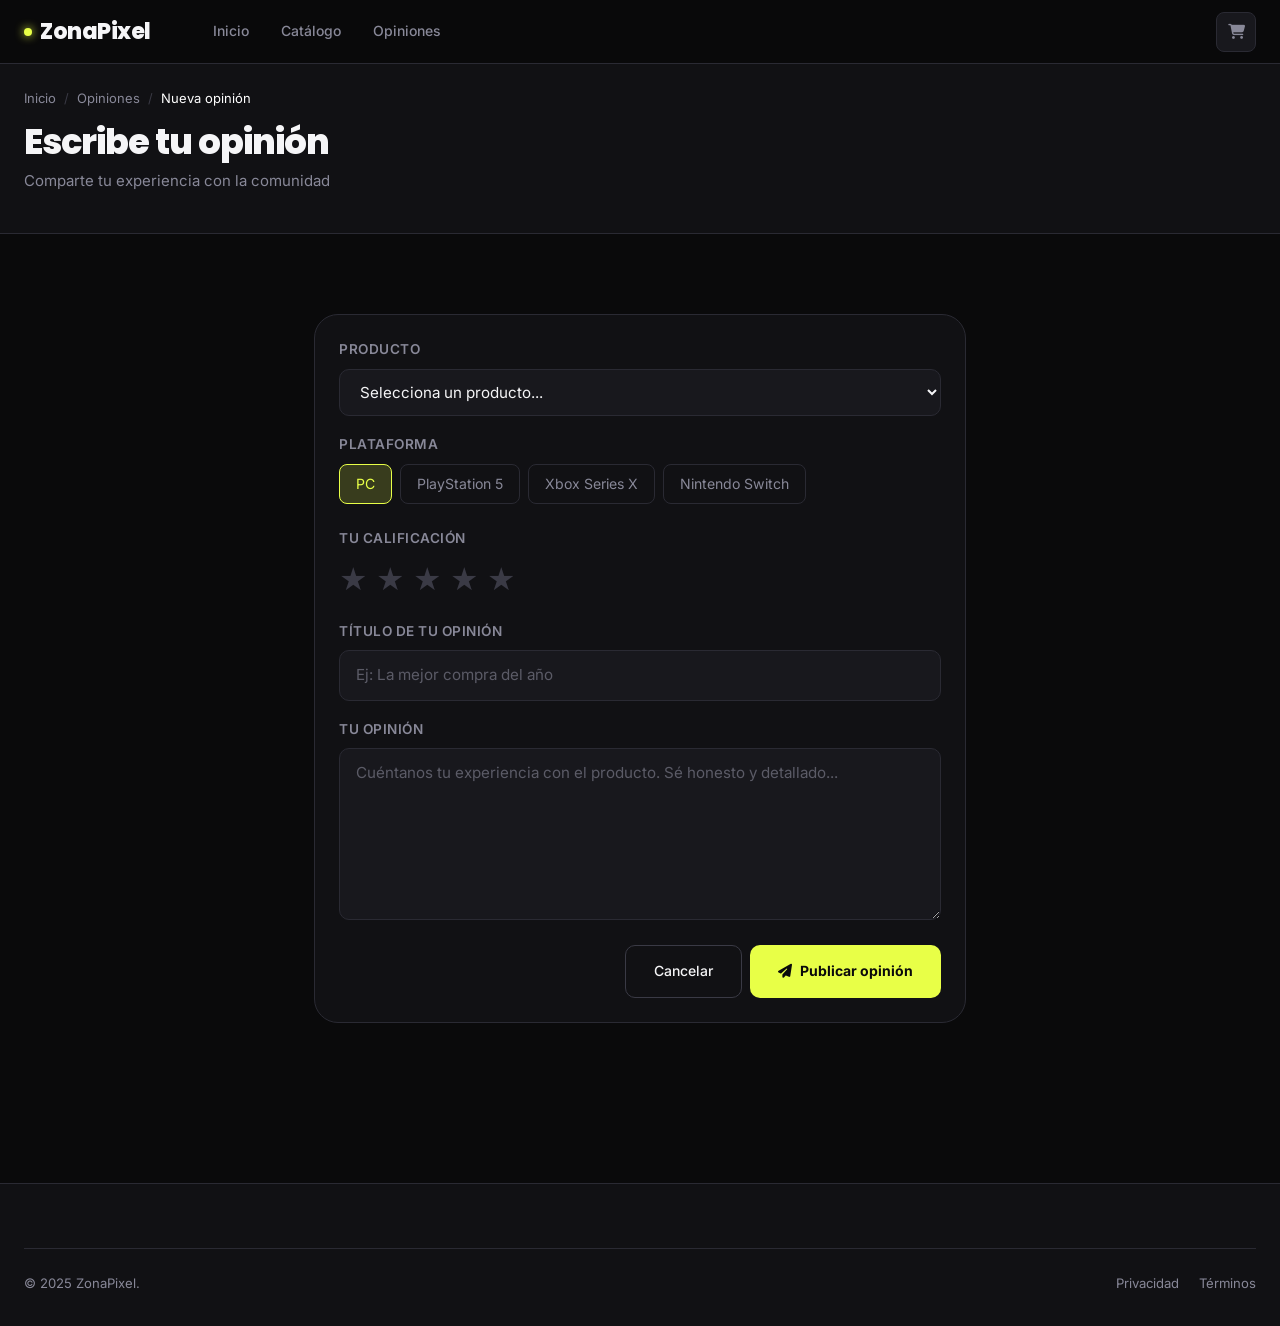
<file: views/nueva-opinion.html>
<!DOCTYPE html>
<html lang="es">
<head>
  <meta charset="UTF-8" /><meta name="viewport" content="width=device-width, initial-scale=1.0" />
  <title>Nueva Opinión — ZonaPixel</title>
  <link href="https://cdn.jsdelivr.net/npm/bootstrap@5.3.3/dist/css/bootstrap.min.css" rel="stylesheet" />
  <link rel="stylesheet" href="../css/style.css" />
  <link rel="stylesheet" href="https://cdnjs.cloudflare.com/ajax/libs/font-awesome/6.4.0/css/all.min.css" />
</head>
<body>

<nav class="navbar">
  <div class="container">
    <a href="../index.html" class="navbar-brand"><span class="logo-dot"></span>ZonaPixel</a>
    <div class="nav-links"><a href="../index.html">Inicio</a><a href="./catalogo.html">Catálogo</a><a href="./opiniones.html">Opiniones</a></div>
    <div class="nav-actions"><a href="carrito.html" class="nav-icon-btn"><i class="fas fa-shopping-cart"></i></a></div>
  </div>
</nav>

<div class="page-hero py-4">
  <div class="container">
    <div class="breadcrumb-nav">
      <a href="../index.html">Inicio</a><span>/</span><a href="opiniones.html">Opiniones</a><span>/</span><span class="text-white">Nueva opinión</span>
    </div>
    <h1 class="page-hero-title">Escribe tu opinión</h1>
    <p class="page-hero-sub">Comparte tu experiencia con la comunidad</p>
  </div>
</div>

<section class="section-gap">
  <div class="container" style="max-width:700px">
    <div class="p-4" style="background:var(--surface); border:1px solid var(--border); border-radius:var(--radius-xl);">

      <div class="form-field">
        <label>Producto</label>
        <select class="form-input cursor-pointer">
          <option value="">Selecciona un producto...</option>
          <option>Baldur's Gate 3</option>
          <option>Zelda: Tears of the Kingdom</option>
          <option>Alan Wake 2</option>
          <option>Resident Evil 4 Remake</option>
          <option>Spider-Man 2</option>
          <option>Logitech G Pro X Superlight 2</option>
          <option>HyperX Alloy Origins TKL</option>
          <option>Otro...</option>
        </select>
      </div>

      <div class="form-field">
        <label>Plataforma</label>
        <div class="option-chips mt-0">
          <button class="option-chip active">PC</button>
          <button class="option-chip">PlayStation 5</button>
          <button class="option-chip">Xbox Series X</button>
          <button class="option-chip">Nintendo Switch</button>
        </div>
      </div>

      <div class="form-field">
        <label>Tu calificación</label>
        <div class="d-flex gap-2 mt-1 fs-28" style="color:var(--border-light)" id="starRating">
          <span class="cursor-pointer" data-val="1">★</span>
          <span class="cursor-pointer" data-val="2">★</span>
          <span class="cursor-pointer" data-val="3">★</span>
          <span class="cursor-pointer" data-val="4">★</span>
          <span class="cursor-pointer" data-val="5">★</span>
        </div>
      </div>

      <div class="form-field">
        <label>Título de tu opinión</label>
        <input type="text" class="form-input" placeholder="Ej: La mejor compra del año" />
      </div>

      <div class="form-field">
        <label>Tu opinión</label>
        <textarea class="form-input resize-vertical" rows="6" placeholder="Cuéntanos tu experiencia con el producto. Sé honesto y detallado..."></textarea>
      </div>

      <div class="d-flex gap-2 justify-content-end mt-2">
        <a href="./opiniones.html" class="btn-secondary d-inline-flex align-items-center gap-2 text-decoration-none">Cancelar</a>
        <button class="btn-primary"><i class="fas fa-paper-plane"></i> Publicar opinión</button>
      </div>
    </div>
  </div>
</section>

<footer>
  <div class="container">
    <div class="footer-bottom" style="border-top:1px solid var(--border); padding-top:24px">
      <span class="footer-copy">© 2025 ZonaPixel.</span>
      <div class="footer-legal"><a href="#">Privacidad</a><a href="#">Términos</a></div>
    </div>
  </div>
</footer>

<script type="module" src="../js/main.js"></script>
<script src="https://cdn.jsdelivr.net/npm/bootstrap@5.3.3/dist/js/bootstrap.bundle.min.js"></script>
</body>
</html>
</file>
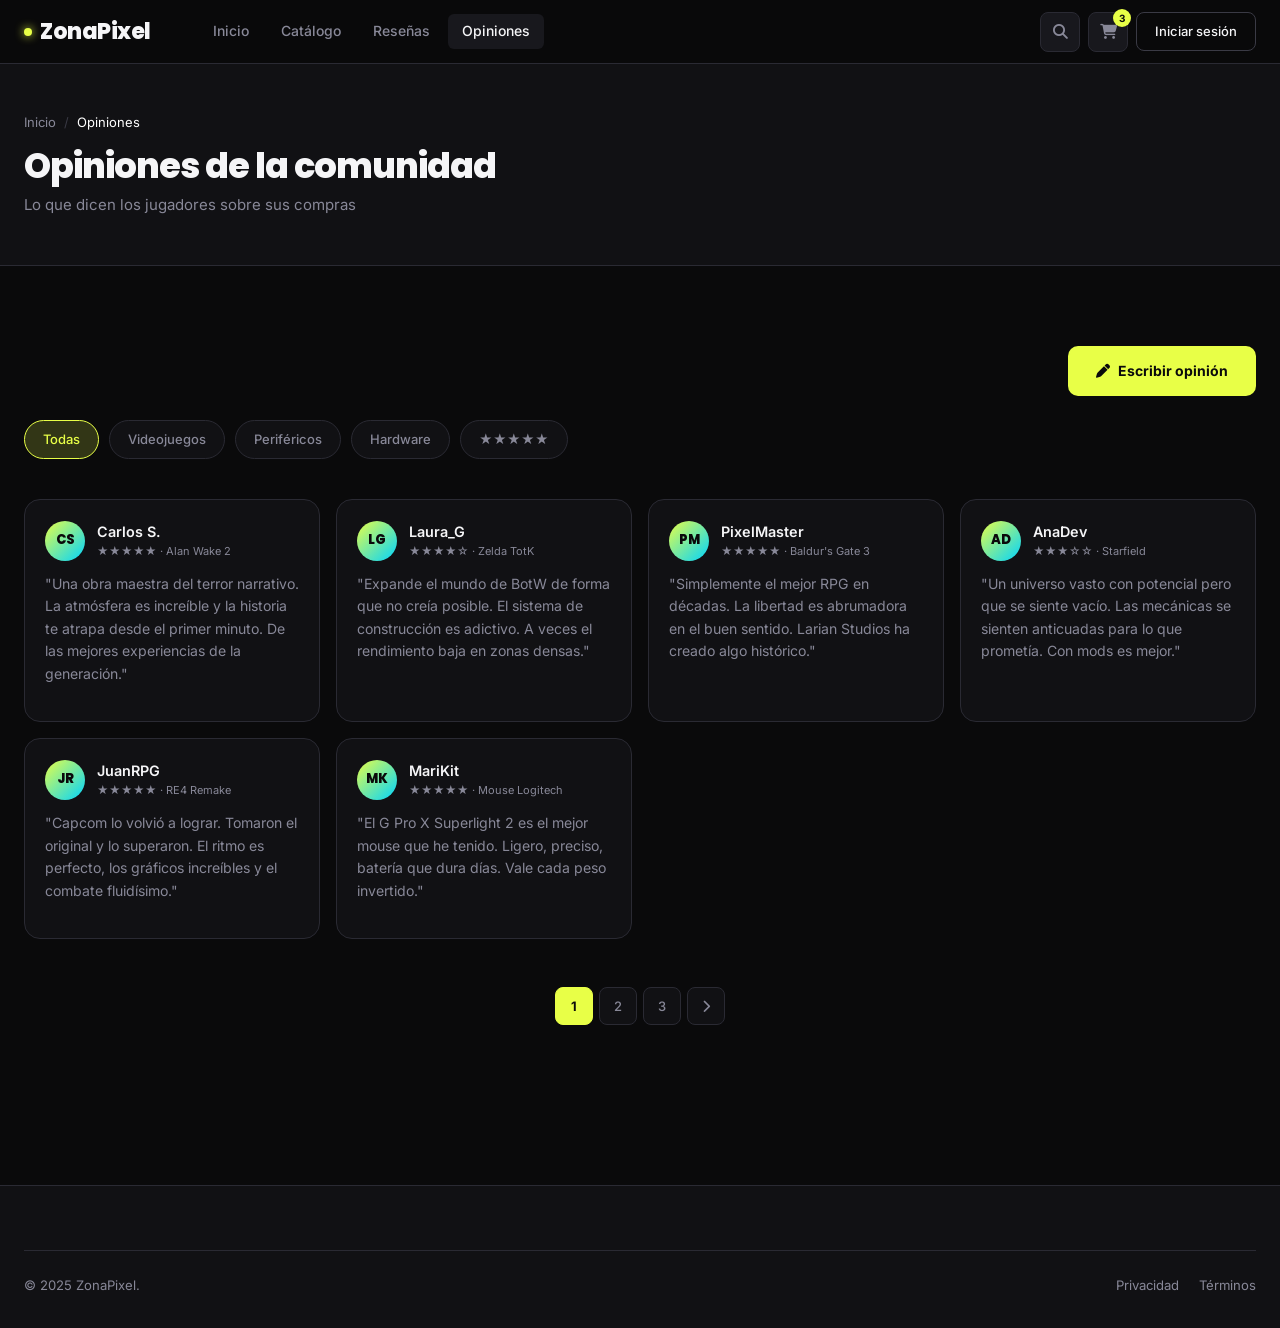
<file: views/opiniones.html>
<!DOCTYPE html>
<html lang="es">
<head>
  <meta charset="UTF-8" /><meta name="viewport" content="width=device-width, initial-scale=1.0" />
  <title>Opiniones — ZonaPixel</title>
  <link href="https://cdn.jsdelivr.net/npm/bootstrap@5.3.3/dist/css/bootstrap.min.css" rel="stylesheet" />
  <link rel="stylesheet" href="../css/style.css" />
  <link rel="stylesheet" href="https://cdnjs.cloudflare.com/ajax/libs/font-awesome/6.4.0/css/all.min.css" />
</head>
<body>

<nav class="navbar">
  <div class="container">
    <a href="../index.html" class="navbar-brand"><span class="logo-dot"></span>ZonaPixel</a>
    <div class="nav-links">
      <a href="../index.html">Inicio</a>
      <a href="./catalogo.html">Catálogo</a>
      <a href="./resenas.html">Reseñas</a>
      <a href="./opiniones.html" class="active">Opiniones</a>
    </div>
    <div class="nav-actions">
      <button class="nav-icon-btn"><i class="fas fa-search"></i></button>
      <a href="carrito.html" class="nav-icon-btn"><i class="fas fa-shopping-cart"></i><span class="badge-count">3</span></a>
      <a href="login.html" class="btn-nav-login">Iniciar sesión</a>
    </div>
    <button class="nav-toggle" id="navToggle"><span></span><span></span><span></span></button>
  </div>
</nav>

<div class="mobile-nav" id="mobileNav">
  <div class="mobile-nav-overlay"></div>
  <div class="mobile-nav-drawer">
    <button class="mobile-nav-close" id="mobileNavClose"><i class="fas fa-times"></i></button>
<a href="../index.html">Inicio</a><a href="./catalogo.html">Catálogo</a><a href="./resenas.html">Reseñas</a><a href="./opiniones.html">Opiniones</a></div>
  </div>
</div>

<div class="page-hero">
  <div class="container">
    <div class="breadcrumb-nav">
      <a href="../index.html">Inicio</a><span>/</span><span class="text-white">Opiniones</span>
    </div>
    <h1 class="page-hero-title">Opiniones de la comunidad</h1>
    <p class="page-hero-sub">Lo que dicen los jugadores sobre sus compras</p>
  </div>
</div>

<section class="section-gap">
  <div class="container">
    <div class="d-flex justify-content-end mb-4">
      <a href="nueva-opinion.html" class="btn-primary text-decoration-none">
        <i class="fas fa-pen"></i> Escribir opinión
      </a>
    </div>

    <div class="category-strip">
      <button class="cat-chip active">Todas</button>
      <button class="cat-chip">Videojuegos</button>
      <button class="cat-chip">Periféricos</button>
      <button class="cat-chip">Hardware</button>
      <button class="cat-chip">★★★★★</button>
    </div>

    <div class="d-grid gap-3" style="grid-template-columns:repeat(auto-fill, minmax(280px,1fr));">
      <div class="opinion-card">
        <div class="opinion-card-header">
          <div class="opinion-avatar">CS</div>
          <div><div class="opinion-username">Carlos S.</div><div class="opinion-game">★★★★★ · Alan Wake 2</div></div>
        </div>
        <p class="opinion-text">"Una obra maestra del terror narrativo. La atmósfera es increíble y la historia te atrapa desde el primer minuto. De las mejores experiencias de la generación."</p>
      </div>
      <div class="opinion-card">
        <div class="opinion-card-header">
          <div class="opinion-avatar">LG</div>
          <div><div class="opinion-username">Laura_G</div><div class="opinion-game">★★★★☆ · Zelda TotK</div></div>
        </div>
        <p class="opinion-text">"Expande el mundo de BotW de forma que no creía posible. El sistema de construcción es adictivo. A veces el rendimiento baja en zonas densas."</p>
      </div>
      <div class="opinion-card">
        <div class="opinion-card-header">
          <div class="opinion-avatar">PM</div>
          <div><div class="opinion-username">PixelMaster</div><div class="opinion-game">★★★★★ · Baldur's Gate 3</div></div>
        </div>
        <p class="opinion-text">"Simplemente el mejor RPG en décadas. La libertad es abrumadora en el buen sentido. Larian Studios ha creado algo histórico."</p>
      </div>
      <div class="opinion-card">
        <div class="opinion-card-header">
          <div class="opinion-avatar">AD</div>
          <div><div class="opinion-username">AnaDev</div><div class="opinion-game">★★★☆☆ · Starfield</div></div>
        </div>
        <p class="opinion-text">"Un universo vasto con potencial pero que se siente vacío. Las mecánicas se sienten anticuadas para lo que prometía. Con mods es mejor."</p>
      </div>
      <div class="opinion-card">
        <div class="opinion-card-header">
          <div class="opinion-avatar">JR</div>
          <div><div class="opinion-username">JuanRPG</div><div class="opinion-game">★★★★★ · RE4 Remake</div></div>
        </div>
        <p class="opinion-text">"Capcom lo volvió a lograr. Tomaron el original y lo superaron. El ritmo es perfecto, los gráficos increíbles y el combate fluidísimo."</p>
      </div>
      <div class="opinion-card">
        <div class="opinion-card-header">
          <div class="opinion-avatar">MK</div>
          <div><div class="opinion-username">MariKit</div><div class="opinion-game">★★★★★ · Mouse Logitech</div></div>
        </div>
        <p class="opinion-text">"El G Pro X Superlight 2 es el mejor mouse que he tenido. Ligero, preciso, batería que dura días. Vale cada peso invertido."</p>
      </div>
    </div>

    <div class="pagination-wrap">
      <button class="page-btn active">1</button>
      <button class="page-btn">2</button>
      <button class="page-btn">3</button>
      <button class="page-btn"><i class="fas fa-chevron-right"></i></button>
    </div>
  </div>
</section>

<footer>
  <div class="container">
    <div class="footer-bottom" style="border-top:1px solid var(--border); padding-top:24px">
      <span class="footer-copy">© 2025 ZonaPixel.</span>
      <div class="footer-legal"><a href="#">Privacidad</a><a href="#">Términos</a></div>
    </div>
  </div>
</footer>

<script type="module" src="../js/main.js"></script>
<script src="https://cdn.jsdelivr.net/npm/bootstrap@5.3.3/dist/js/bootstrap.bundle.min.js"></script>
</body>
</html>
</file>
<file: css/style.css>
/* =============================================
   ZONAPIXEL STORE — Design System
   Dark gaming aesthetic, editorial grid
   ============================================= */

@import url('https://fonts.googleapis.com/css2?family=Poppins:wght@400;500;600;700;800&family=Inter:wght@300;400;500;600;700&display=swap');

:root {
  --black:       #0a0a0b;
  --surface:     #111114;
  --surface-2:   #18181d;
  --surface-3:   #222228;
  --border:      #2a2a33;
  --border-light:#3a3a45;
  --accent:      #e8ff47;
  --accent-dim:  #c8e030;
  --accent-glow: rgba(232,255,71,0.18);
  --red:         #ff4757;
  --cyan:        #00d4ff;
  --white:       #f5f5f7;
  --muted:       #888898;
--font-display:'Poppins', sans-serif;
--font-body:   'Inter', sans-serif;
  --radius:      10px;
  --radius-lg:   16px;
  --radius-xl:   24px;
  --transition:  0.22s cubic-bezier(.4,0,.2,1);
}

*,*::before,*::after { box-sizing:border-box; margin:0; padding:0; }

html { scroll-behavior:smooth; }

body {
  background: var(--black);
  color: var(--white);
  font-family: var(--font-body);
  font-size: 15px;
  line-height: 1.6;
  -webkit-font-smoothing: antialiased;
}

body.no-scroll { overflow: hidden; }

a { color: inherit; text-decoration: none; }
img { display: block; max-width: 100%; }
button, input, select, textarea { font-family: inherit; }

/* ---- SCROLLBAR ---- */
::-webkit-scrollbar { width: 6px; }
::-webkit-scrollbar-track { background: var(--surface); }
::-webkit-scrollbar-thumb { background: var(--border-light); border-radius: 3px; }
::-webkit-scrollbar-thumb:hover { background: var(--accent); }

/* ---- UTILITIES ---- */
.container { width: 100%; max-width: 1280px; margin: 0 auto; padding: 0 24px; }
.section-gap { padding: 80px 0; }
.text-accent { color: var(--accent); }
.text-muted { color: var(--muted); }
.badge { display:inline-block; padding:3px 10px; border-radius:20px; font-size:11px; font-weight:600; letter-spacing:.5px; text-transform:uppercase; }
.badge-new    { background:var(--accent); color:var(--black); }
.badge-sale   { background:var(--red); color:#fff; }
.badge-hot    { background:var(--cyan); color:var(--black); }

/* ---- NAVBAR ---- */
.navbar {
  position: sticky;
  top: 0;
  z-index: 900;
  background: rgba(10,10,11,0.92);
  backdrop-filter: blur(20px);
  border-bottom: 1px solid var(--border);
  padding: 0;
  height: 64px;
  display: flex;
  align-items: center;
}
.navbar .container { display:flex; align-items:center; gap:32px; height:100%; }
.navbar-brand {
  font-family: var(--font-display);
  font-size: 1.4rem;
  font-weight: 800;
  letter-spacing: -0.5px;
  color: var(--white);
  display: flex;
  align-items: center;
  gap: 8px;
  flex-shrink: 0;
  transition: color var(--transition);
}
.navbar-brand:hover {
  color: #1e3a8a;
}
.navbar-brand .logo-dot { 
  width:8px; height:8px; border-radius:50%; 
  background:var(--accent); 
  box-shadow:0 0 10px var(--accent); 
}
.nav-links { display:flex; align-items:center; gap:4px; flex:1; }
.nav-links a {
  padding: 6px 14px;
  border-radius: 6px;
  font-size: 14px;
  font-weight: 500;
  color: var(--muted);
  transition: color var(--transition), background var(--transition);
}
.nav-links a:hover, .nav-links a.active { color:var(--white); background:var(--surface-2); }
.nav-actions { display:flex; align-items:center; gap:8px; }
.nav-icon-btn {
  position: relative;
  width: 40px; height: 40px;
  border-radius: 8px;
  background: var(--surface-2);
  border: 1px solid var(--border);
  color: var(--muted);
  display: flex; align-items:center; justify-content:center;
  cursor: pointer;
  transition: all var(--transition);
}
.nav-icon-btn:hover { background:var(--surface-3); color:var(--white); border-color:var(--border-light); }
.nav-icon-btn .badge-count {
  position:absolute; top:-4px; right:-4px;
  width:18px; height:18px;
  background:var(--accent); color:var(--black);
  border-radius:50%; font-size:10px; font-weight:700;
  display:flex; align-items:center; justify-content:center;
}
.btn-nav-login {
  padding: 8px 18px;
  border-radius: 8px;
  border: 1px solid var(--border-light);
  background: transparent;
  color: var(--white);
  font-size: 13px;
  font-weight: 500;
  cursor: pointer;
  transition: all var(--transition);
}
.btn-nav-login:hover { background:var(--surface-2); border-color:var(--accent); color:var(--accent); }

/* Hamburger */
.nav-toggle {
  display: none;
  flex-direction: column;
  gap: 5px;
  cursor: pointer;
  padding: 8px;
  background: none;
  border: none;
  color: var(--white);
}
.nav-toggle span { display:block; width:22px; height:2px; background:currentColor; border-radius:2px; transition: all var(--transition); }

/* ---- HERO ---- */
.hero {
  position: relative;
  min-height: 560px;
  display: flex;
  align-items: center;
  overflow: hidden;
  background: var(--surface);
}
.hero-bg {
  position: absolute; inset: 0;
  background: linear-gradient(135deg, #0a0a0b 0%, #0d0d1a 50%, #0a0a0b 100%);
}
.hero-bg::before {
  content:'';
  position:absolute; inset:0;
  background: radial-gradient(ellipse 70% 60% at 70% 50%, rgba(232,255,71,0.07) 0%, transparent 70%);
}
.hero-bg::after {
  content:'';
  position:absolute;
  width:600px; height:600px;
  border-radius:50%;
  background: radial-gradient(circle, rgba(0,212,255,0.05) 0%, transparent 70%);
  top:-100px; right:-100px;
}
.hero-grid-overlay {
  position:absolute; inset:0;
  background-image: linear-gradient(var(--border) 1px, transparent 1px), linear-gradient(90deg, var(--border) 1px, transparent 1px);
  background-size: 60px 60px;
  opacity: 0.3;
}
.hero .container { position:relative; z-index:1; display:grid; grid-template-columns:1fr 1fr; gap:60px; align-items:center; padding:80px 24px; }
.hero-eyebrow { 
  font-size:11px; font-weight:600; letter-spacing:2px; text-transform:uppercase;
  color:var(--accent); display:inline-flex; align-items:center; gap:8px; margin-bottom:16px;
}
.hero-eyebrow::before { content:''; width:24px; height:2px; background:var(--accent); }
.hero-title {
  font-family: var(--font-display);
  font-size: clamp(2.8rem, 5vw, 4.2rem);
  font-weight: 800;
  line-height: 1.05;
  letter-spacing: -2px;
  margin-bottom: 20px;
}
.hero-title .line-accent { color:var(--accent); display:block; }
.hero-subtitle { font-size:1.05rem; color:var(--muted); max-width:420px; margin-bottom:36px; line-height:1.7; }
.hero-ctas { display:flex; gap:12px; flex-wrap:wrap; }
.btn-primary {
  padding: 14px 28px;
  border-radius: var(--radius);
  background: var(--accent);
  color: var(--black);
  font-weight: 700;
  font-size: 14px;
  border: none;
  cursor: pointer;
  transition: all var(--transition);
  display: inline-flex; align-items:center; gap:8px;
}
.btn-primary:hover { background:var(--accent-dim); transform:translateY(-2px); box-shadow:0 12px 32px var(--accent-glow); }
.btn-secondary {
  padding: 14px 28px;
  border-radius: var(--radius);
  background: transparent;
  border: 1px solid var(--border-light);
  color: var(--white);
  font-weight: 500;
  font-size: 14px;
  cursor: pointer;
  transition: all var(--transition);
}
.btn-secondary:hover { border-color:var(--accent); color:var(--accent); background:var(--accent-glow); }
.hero-stats { display:flex; gap:32px; margin-top:40px; padding-top:32px; border-top:1px solid var(--border); }
.hero-stat-num { font-family:var(--font-display); font-size:1.8rem; font-weight:800; color:var(--white); }
.hero-stat-label { font-size:12px; color:var(--muted); margin-top:2px; }
.hero-visual { position:relative; }
.hero-product-card {
  background: var(--surface-2);
  border: 1px solid var(--border);
  border-radius: var(--radius-xl);
  overflow: hidden;
  position: relative;
}
.hero-product-card img { width:100%; height:360px; object-fit:cover; }
.hero-product-info { padding:20px 24px; }
.hero-product-info h3 { font-family:var(--font-display); font-weight:700; font-size:1.1rem; margin-bottom:4px; }
.hero-product-info .price { color:var(--accent); font-weight:700; font-size:1.2rem; }
.hero-float-badge {
  position:absolute; top:16px; left:16px;
  background:var(--accent); color:var(--black);
  padding:6px 12px; border-radius:6px;
  font-size:11px; font-weight:800; letter-spacing:1px; text-transform:uppercase;
}
.hero-rating-pill {
  position:absolute; bottom:80px; right:-20px;
  background:var(--surface-3); border:1px solid var(--border-light);
  padding:10px 16px; border-radius:30px;
  display:flex; align-items:center; gap:8px;
  font-size:13px; font-weight:600;
  box-shadow: 0 8px 32px rgba(0,0,0,0.4);
}
.hero-rating-pill .stars { color:#ffd700; font-size:12px; }

/* ---- TICKER ---- */
.ticker-strip {
  background: var(--accent);
  padding: 10px 0;
  overflow: hidden;
}
.ticker-inner {
  display: flex;
  gap: 0;
  animation: ticker 30s linear infinite;
  width: max-content;
}
.ticker-item {
  display: inline-flex; align-items:center; gap:16px;
  padding: 0 32px;
  font-family: var(--font-display);
  font-weight: 700;
  font-size: 13px;
  color: var(--black);
  letter-spacing: .5px;
  text-transform: uppercase;
  white-space: nowrap;
}
.ticker-item::after { content:'✦'; font-size:10px; }
@keyframes ticker { from { transform: translateX(0); } to { transform: translateX(-50%); } }

/* ---- SECTION HEADERS ---- */
.section-header { margin-bottom:40px; display:flex; align-items:flex-end; justify-content:space-between; gap:20px; }
.section-label { font-size:11px; font-weight:600; letter-spacing:2px; text-transform:uppercase; color:var(--accent); margin-bottom:8px; }
.section-title { font-family:var(--font-display); font-size:clamp(1.6rem,3vw,2.2rem); font-weight:800; letter-spacing:-1px; }
.section-link { font-size:13px; color:var(--muted); display:inline-flex; align-items:center; gap:6px; transition:color var(--transition); flex-shrink:0; }
.section-link:hover { color:var(--accent); }

/* ---- CATEGORY CHIPS ---- */
.category-strip { display:flex; gap:10px; flex-wrap:wrap; margin-bottom:40px; }
.cat-chip {
  padding: 8px 18px;
  border-radius: 30px;
  border: 1px solid var(--border);
  background: var(--surface);
  color: var(--muted);
  font-size: 13px;
  font-weight: 500;
  cursor: pointer;
  transition: all var(--transition);
  white-space: nowrap;
}
.cat-chip:hover, .cat-chip.active { border-color:var(--accent); color:var(--accent); background:var(--accent-glow); }
a.cat-chip { text-decoration: none; color: inherit; display: inline-flex; align-items: center; }

/* ---- PRODUCT GRID ---- */
.products-grid { display:grid; grid-template-columns:repeat(auto-fill, minmax(240px, 1fr)); gap:20px; }

.products-grid.products-list-view {
  grid-template-columns: 1fr;
}
.products-grid.products-list-view .product-card {
  display: grid;
  grid-template-columns: minmax(120px, 200px) 1fr;
  align-items: stretch;
  text-align: left;
}
.products-grid.products-list-view .product-img-wrap {
  aspect-ratio: 1;
  min-height: 140px;
}
.products-grid.products-list-view .product-body {
  display: flex;
  flex-direction: column;
  justify-content: center;
}
.products-grid.products-list-view .product-overlay { display: none; }
.products-grid.products-list-view .product-wishlist { opacity: 0.35; }

.product-card {
  background: var(--surface);
  border: 1px solid var(--border);
  border-radius: var(--radius-lg);
  overflow: hidden;
  transition: transform var(--transition), border-color var(--transition), box-shadow var(--transition);
  position: relative;
  cursor: pointer;
}
.product-card:hover { transform:translateY(-6px); border-color:var(--border-light); box-shadow:0 16px 48px rgba(0,0,0,0.5); }
.product-card:hover .product-overlay { opacity:1; }

.product-img-wrap { position:relative; overflow:hidden; aspect-ratio:4/3; background:var(--surface-2); }
.product-img-wrap img { width:100%; height:100%; object-fit:cover; transition:transform 0.4s ease; }
.product-card:hover .product-img-wrap img { transform:scale(1.05); }
.product-badge { position:absolute; top:12px; left:12px; z-index:2; }
.product-wishlist {
  position:absolute; top:12px; right:12px; z-index:2;
  width:32px; height:32px; border-radius:50%;
  background:rgba(10,10,11,0.7); backdrop-filter:blur(8px);
  border:1px solid var(--border);
  display:flex; align-items:center; justify-content:center;
  color:var(--muted); font-size:13px;
  opacity:0; transition:opacity var(--transition), color var(--transition);
}
.product-card:hover .product-wishlist { opacity:1; }
.product-wishlist:hover { color:var(--red); border-color:var(--red); }

.product-overlay {
  position:absolute; inset:0; bottom:0; top:auto; height:52px;
  background: linear-gradient(to top, rgba(0,0,0,0.8), transparent);
  display:flex; align-items:flex-end; justify-content:center;
  padding-bottom:8px;
  opacity:0; transition:opacity var(--transition);
}
.btn-add-cart {
  padding:8px 20px; border-radius:6px;
  background:var(--accent); color:var(--black);
  font-size:12px; font-weight:700; border:none; cursor:pointer;
  display:flex; align-items:center; gap:6px;
  transition:background var(--transition);
}
.btn-add-cart:hover { background:var(--accent-dim); }

.product-body { padding:14px 16px 18px; }
.product-platform { font-size:10px; font-weight:600; letter-spacing:1px; text-transform:uppercase; color:var(--muted); margin-bottom:6px; }
.product-name { font-family:var(--font-display); font-weight:700; font-size:.95rem; line-height:1.3; margin-bottom:10px; }
.product-footer { display:flex; align-items:center; justify-content:space-between; }
.product-price { font-family:var(--font-display); font-weight:800; font-size:1.1rem; color:var(--accent); }
.product-price-old { font-size:.8rem; color:var(--muted); text-decoration:line-through; margin-left:4px; }
.product-rating { display:flex; align-items:center; gap:4px; font-size:12px; color:var(--muted); }
.product-rating .star { color:#ffd700; font-size:11px; }

/* ---- FEATURED BANNER ---- */
.featured-banner {
  border-radius: var(--radius-xl);
  overflow: hidden;
  position: relative;
  min-height: 320px;
  display: flex;
  align-items: center;
}
.featured-banner .fb-bg {
  position:absolute; inset:0;
  background:linear-gradient(120deg, #0d0d1a 0%, #131330 100%);
}
.featured-banner .fb-bg img { width:100%; height:100%; object-fit:cover; opacity:0.35; }
.featured-banner .fb-content { position:relative; z-index:1; padding:48px; }
.fb-tag { font-size:11px; font-weight:700; letter-spacing:2px; text-transform:uppercase; color:var(--accent); margin-bottom:12px; }
.fb-title { font-family:var(--font-display); font-size:clamp(1.8rem,3.5vw,2.8rem); font-weight:800; line-height:1.1; letter-spacing:-1.5px; margin-bottom:16px; }
.fb-desc { color:var(--muted); max-width:400px; margin-bottom:28px; }
.fb-price { font-family:var(--font-display); font-size:2rem; font-weight:800; color:var(--accent); margin-bottom:24px; }

/* ---- DEALS GRID ---- */
.deals-grid { display:grid; grid-template-columns:1fr 1fr; gap:16px; }
.deal-card {
  background:var(--surface); border:1px solid var(--border); border-radius:var(--radius-lg);
  display:flex; align-items:center; gap:16px; padding:16px;
  transition:all var(--transition); cursor:pointer;
}
.deal-card:hover { border-color:var(--border-light); transform:translateY(-3px); }
.deal-card img { width:72px; height:72px; object-fit:cover; border-radius:var(--radius); flex-shrink:0; }
.deal-info { flex:1; min-width:0; }
.deal-name { font-weight:600; font-size:.9rem; margin-bottom:4px; white-space:nowrap; overflow:hidden; text-overflow:ellipsis; }
.deal-platform { font-size:11px; color:var(--muted); margin-bottom:6px; }
.deal-price-row { display:flex; align-items:center; gap:8px; }
.deal-price { font-family:var(--font-display); font-weight:800; color:var(--accent); }
.deal-old-price { font-size:.8rem; color:var(--muted); text-decoration:line-through; }
.deal-discount { background:var(--red); color:#fff; padding:2px 6px; border-radius:4px; font-size:10px; font-weight:700; }

/* ---- REVIEWS ---- */
.reviews-grid { display:grid; grid-template-columns:repeat(auto-fill, minmax(280px, 1fr)); gap:20px; }
.review-card {
  background:var(--surface); border:1px solid var(--border); border-radius:var(--radius-lg);
  padding:24px;
  transition:all var(--transition);
}
.review-card:hover { border-color:var(--border-light); transform:translateY(-4px); }
.review-card-header { display:flex; align-items:flex-start; justify-content:space-between; margin-bottom:14px; }
.review-game-img { width:56px; height:56px; border-radius:var(--radius); object-fit:cover; }
.review-score { 
  font-family:var(--font-display); font-size:2rem; font-weight:800;
  width:52px; height:52px; border-radius:var(--radius);
  background:var(--surface-3); border:1px solid var(--border);
  display:flex; align-items:center; justify-content:center;
  color:var(--accent);
}
.review-title { font-family:var(--font-display); font-weight:700; font-size:1rem; margin-bottom:6px; }
.review-game-name { font-size:12px; color:var(--muted); margin-bottom:10px; }
.review-excerpt { font-size:.88rem; color:var(--muted); line-height:1.6; }
.review-footer { margin-top:16px; padding-top:14px; border-top:1px solid var(--border); display:flex; align-items:center; justify-content:space-between; }
.review-author { font-size:12px; color:var(--muted); }
.review-stars { color:#ffd700; font-size:12px; }

/* ---- OPINION CARD ---- */
.opinion-card {
  background:var(--surface); border:1px solid var(--border); border-radius:var(--radius-lg);
  padding:20px; transition:all var(--transition);
}
.opinion-card:hover { border-color:var(--border-light); transform:translateY(-3px); }
.opinion-card-header { display:flex; align-items:center; gap:12px; margin-bottom:12px; }
.opinion-avatar {
  width:40px; height:40px; border-radius:50%;
  background:linear-gradient(135deg, var(--accent) 0%, var(--cyan) 100%);
  display:flex; align-items:center; justify-content:center;
  font-family:var(--font-display); font-weight:800; font-size:13px; color:var(--black);
  flex-shrink:0;
}
.opinion-username { font-weight:600; font-size:.9rem; }
.opinion-game { font-size:11px; color:var(--muted); }
.opinion-text { font-size:.88rem; color:var(--muted); line-height:1.6; }

/* ---- TRUST STRIP ---- */
.trust-strip { background:var(--surface); border-top:1px solid var(--border); border-bottom:1px solid var(--border); padding:32px 0; }
.trust-items { display:grid; grid-template-columns:repeat(4,1fr); gap:24px; }
.trust-item { display:flex; align-items:center; gap:14px; }
.trust-icon { width:44px; height:44px; border-radius:10px; background:var(--accent-glow); border:1px solid rgba(232,255,71,0.2); display:flex; align-items:center; justify-content:center; font-size:18px; flex-shrink:0; }
.trust-label { font-weight:600; font-size:.9rem; }
.trust-sub { font-size:.8rem; color:var(--muted); }

/* ---- FOOTER ---- */
footer {
  background: var(--surface);
  border-top: 1px solid var(--border);
  padding: 64px 0 32px;
  margin-top: 80px;
}
.footer-grid { display:grid; grid-template-columns:2fr 1fr 1fr 1fr; gap:48px; margin-bottom:48px; }
.footer-brand-name { font-family:var(--font-display); font-size:1.3rem; font-weight:800; margin-bottom:12px; display:flex; align-items:center; gap:8px; }
.footer-tagline { font-size:.88rem; color:var(--muted); max-width:240px; line-height:1.7; margin-bottom:20px; }
.footer-socials { display:flex; gap:10px; }
.social-btn {
  width:36px; height:36px; border-radius:8px;
  background:var(--surface-2); border:1px solid var(--border);
  display:flex; align-items:center; justify-content:center;
  color:var(--muted); font-size:14px;
  transition:all var(--transition);
}
.social-btn:hover { background:var(--accent-glow); border-color:var(--accent); color:var(--accent); }
.footer-col-title { font-family:var(--font-display); font-weight:700; font-size:.95rem; margin-bottom:18px; }
.footer-links { list-style:none; display:flex; flex-direction:column; gap:10px; }
.footer-links a { font-size:.88rem; color:var(--muted); transition:color var(--transition); }
.footer-links a:hover { color:var(--accent); }
.footer-bottom { border-top:1px solid var(--border); padding-top:24px; display:flex; align-items:center; justify-content:space-between; }
.footer-copy { font-size:.82rem; color:var(--muted); }
.footer-legal { display:flex; gap:20px; }
.footer-legal a { font-size:.82rem; color:var(--muted); transition:color var(--transition); }
.footer-legal a:hover { color:var(--white); }

/* ---- CATALOG PAGE ---- */
.page-hero {
  background:var(--surface); border-bottom:1px solid var(--border);
  padding:48px 0 32px;
}
.page-hero-title { font-family:var(--font-display); font-size:2.2rem; font-weight:800; letter-spacing:-1px; margin-bottom:6px; }
.page-hero-sub { color:var(--muted); }
.breadcrumb-nav { display:flex; align-items:center; gap:8px; font-size:13px; color:var(--muted); margin-bottom:12px; }
.breadcrumb-nav a { color:var(--muted); transition:color var(--transition); }
.breadcrumb-nav a:hover { color:var(--white); }
.breadcrumb-nav span { color:var(--border-light); }

.catalog-layout { display:grid; grid-template-columns:240px 1fr; gap:32px; padding:40px 0 80px; }
#catalogoFiltroForm { display: contents; }
.filters-sidebar { flex-shrink:0; }
.filter-card { background:var(--surface); border:1px solid var(--border); border-radius:var(--radius-lg); padding:20px; margin-bottom:16px; }
.filter-title { font-family:var(--font-display); font-weight:700; font-size:.9rem; margin-bottom:14px; display:flex; align-items:center; justify-content:space-between; cursor:pointer; }
.filter-group { display:flex; flex-direction:column; gap:8px; }
.filter-check { display:flex; align-items:center; gap:10px; cursor:pointer; font-size:.88rem; color:var(--muted); transition:color var(--transition); }
.filter-check:hover { color:var(--white); }
.filter-check input[type="checkbox"] { accent-color:var(--accent); width:14px; height:14px; }
.filter-check input[type="radio"] { accent-color:var(--accent); width:14px; height:14px; flex-shrink:0; }

.catalog-precio-rango .catalog-precio-range {
  width:100%;
  accent-color:var(--accent);
}
.catalog-busqueda .btn:focus { box-shadow:0 0 0 2px var(--accent-glow); }
.price-range-wrap { padding:8px 0; }
.price-range { width:100%; accent-color:var(--accent); }
.price-labels { display:flex; justify-content:space-between; font-size:12px; color:var(--muted); margin-top:8px; }

.catalog-main {}
.catalog-toolbar { display:flex; align-items:center; justify-content:space-between; margin-bottom:24px; gap:16px; flex-wrap:wrap; }
.catalog-count { font-size:.88rem; color:var(--muted); }
.catalog-sort { display:flex; align-items:center; gap:10px; }
.sort-select {
  background:var(--surface-2); border:1px solid var(--border); color:var(--white);
  padding:8px 14px; border-radius:8px; font-size:13px; cursor:pointer;
}
.sort-select:focus { outline:none; border-color:var(--accent); }
.view-btns { display:flex; gap:4px; }
.view-btn {
  width:34px; height:34px; border-radius:6px;
  background:var(--surface-2); border:1px solid var(--border);
  color:var(--muted); display:flex; align-items:center; justify-content:center;
  cursor:pointer; font-size:14px; transition:all var(--transition);
}
.view-btn.active, .view-btn:hover { background:var(--surface-3); color:var(--white); border-color:var(--border-light); }

.pagination-wrap { display:flex; justify-content:center; gap:6px; margin-top:48px; flex-wrap:wrap; }
a.page-btn {
  text-decoration: none;
  color: inherit;
}
.page-btn {
  width:38px; height:38px; border-radius:8px;
  background:var(--surface); border:1px solid var(--border);
  color:var(--muted); display:inline-flex; align-items:center; justify-content:center;
  cursor:pointer; font-size:13px; font-weight:500;
  transition:all var(--transition);
}
.page-btn:hover, .page-btn.active { background:var(--accent); border-color:var(--accent); color:var(--black); font-weight:700; }

/* ---- PRODUCT DETAIL ---- */
.product-detail-grid { display:grid; grid-template-columns:1fr 1fr; gap:56px; padding:56px 0; }
.product-gallery {}
.gallery-main { border-radius:var(--radius-lg); overflow:hidden; aspect-ratio:4/3; background:var(--surface-2); margin-bottom:12px; }
.gallery-main img { width:100%; height:100%; object-fit:cover; }
.gallery-thumbs { display:grid; grid-template-columns:repeat(4,1fr); gap:8px; }
.gallery-thumb { border-radius:var(--radius); overflow:hidden; aspect-ratio:1; cursor:pointer; border:2px solid transparent; transition:border-color var(--transition); }
.gallery-thumb img { width:100%; height:100%; object-fit:cover; }
.gallery-thumb.active, .gallery-thumb:hover { border-color:var(--accent); }

.product-detail-info {}
.product-detail-platform { font-size:11px; font-weight:700; letter-spacing:1.5px; text-transform:uppercase; color:var(--muted); margin-bottom:10px; display:flex; align-items:center; gap:10px; }
.product-detail-title { font-family:var(--font-display); font-size:clamp(1.8rem,3vw,2.4rem); font-weight:800; letter-spacing:-1.5px; line-height:1.1; margin-bottom:14px; }
.product-detail-rating { display:flex; align-items:center; gap:10px; margin-bottom:20px; }
.stars-row { color:#ffd700; display:flex; gap:2px; }
.rating-count { font-size:13px; color:var(--muted); }
.product-detail-price { font-family:var(--font-display); font-size:2.2rem; font-weight:800; color:var(--accent); margin-bottom:6px; }
.product-detail-price-old { font-size:1rem; color:var(--muted); text-decoration:line-through; margin-bottom:20px; }
.product-detail-desc { font-size:.92rem; color:var(--muted); line-height:1.75; margin-bottom:28px; }

.product-options-title { font-size:.88rem; font-weight:600; margin-bottom:10px; color:var(--muted); text-transform:uppercase; letter-spacing:.8px; }
.option-chips { display:flex; gap:8px; flex-wrap:wrap; margin-bottom:24px; }
.option-chip {
  padding:8px 16px; border-radius:8px;
  border:1px solid var(--border); background:transparent;
  color:var(--muted); font-size:.88rem; cursor:pointer;
  transition:all var(--transition);
}
.option-chip.active, .option-chip:hover { border-color:var(--accent); color:var(--accent); background:var(--accent-glow); }
.option-chip.disabled { opacity:.35; cursor:not-allowed; }

.qty-cart-row { display:flex; align-items:center; gap:12px; margin-bottom:20px; }
.qty-control { display:flex; align-items:center; border:1px solid var(--border); border-radius:8px; overflow:hidden; }
.qty-btn {
  width:40px; height:48px; background:var(--surface-2); border:none; color:var(--white);
  font-size:18px; cursor:pointer; transition:background var(--transition);
  display:flex; align-items:center; justify-content:center;
}
.qty-btn:hover { background:var(--surface-3); }
.qty-input {
  width:52px; height:48px; text-align:center;
  background:transparent; border:none; color:var(--white);
  font-family:var(--font-display); font-size:1rem; font-weight:700;
}
.btn-add-to-cart {
  flex:1; padding:14px; border-radius:var(--radius);
  background:var(--accent); color:var(--black);
  font-weight:700; font-size:.95rem; border:none; cursor:pointer;
  transition:all var(--transition); display:flex; align-items:center; justify-content:center; gap:8px;
}
.btn-add-to-cart:hover { background:var(--accent-dim); transform:translateY(-2px); box-shadow:0 10px 28px var(--accent-glow); }
.btn-wishlist-lg {
  width:48px; height:48px; border-radius:var(--radius);
  border:1px solid var(--border); background:transparent;
  color:var(--muted); cursor:pointer; transition:all var(--transition);
  display:flex; align-items:center; justify-content:center; font-size:18px;
}
.btn-wishlist-lg:hover { border-color:var(--red); color:var(--red); }
.product-meta-list { list-style:none; display:flex; flex-direction:column; gap:10px; margin-top:24px; padding-top:24px; border-top:1px solid var(--border); }
.product-meta-list li { display:flex; gap:12px; font-size:.88rem; }
.product-meta-list .meta-key { color:var(--muted); width:100px; flex-shrink:0; }

/* ---- CART ---- */
.cart-layout { display:grid; grid-template-columns:1fr 360px; gap:32px; padding:40px 0 80px; }
.cart-table-header { display:grid; grid-template-columns:2fr 1fr 1fr 1fr 40px; gap:16px; padding:12px 0; border-bottom:1px solid var(--border); font-size:12px; font-weight:600; letter-spacing:.8px; text-transform:uppercase; color:var(--muted); }
.cart-item { display:grid; grid-template-columns:2fr 1fr 1fr 1fr 40px; gap:16px; align-items:center; padding:20px 0; border-bottom:1px solid var(--border); }
.cart-item-info { display:flex; align-items:center; gap:16px; }
.cart-item-img { width:72px; height:72px; border-radius:var(--radius); object-fit:cover; flex-shrink:0; }
.cart-item-name { font-weight:600; font-size:.92rem; margin-bottom:4px; }
.cart-item-platform { font-size:11px; color:var(--muted); }
.cart-item-price { font-family:var(--font-display); font-weight:700; color:var(--accent); }
.cart-item-total { font-family:var(--font-display); font-weight:800; }
.cart-remove { width:32px; height:32px; border-radius:6px; border:1px solid var(--border); background:transparent; color:var(--muted); cursor:pointer; display:flex; align-items:center; justify-content:center; transition:all var(--transition); }
.cart-remove:hover { border-color:var(--red); color:var(--red); background:rgba(255,71,87,0.1); }

.order-summary { background:var(--surface); border:1px solid var(--border); border-radius:var(--radius-lg); padding:28px; position:sticky; top:88px; }
.order-summary-title { font-family:var(--font-display); font-weight:800; font-size:1.1rem; margin-bottom:24px; }
.summary-row { display:flex; justify-content:space-between; font-size:.9rem; margin-bottom:12px; color:var(--muted); }
.summary-row.total { color:var(--white); font-family:var(--font-display); font-weight:800; font-size:1.1rem; border-top:1px solid var(--border); padding-top:16px; margin-top:8px; }
.promo-input-row { display:flex; gap:8px; margin:20px 0; }
.promo-input { flex:1; background:var(--surface-2); border:1px solid var(--border); color:var(--white); padding:10px 14px; border-radius:8px; font-size:.88rem; }
.promo-input:focus { outline:none; border-color:var(--accent); }
.btn-apply { padding:10px 16px; border-radius:8px; background:var(--surface-3); border:1px solid var(--border); color:var(--muted); font-size:.88rem; cursor:pointer; transition:all var(--transition); }
.btn-apply:hover { border-color:var(--accent); color:var(--accent); }
.btn-checkout { width:100%; padding:16px; border-radius:var(--radius); background:var(--accent); color:var(--black); font-weight:800; font-size:.95rem; border:none; cursor:pointer; margin-top:16px; transition:all var(--transition); }
.btn-checkout:hover { background:var(--accent-dim); transform:translateY(-2px); box-shadow:0 10px 28px var(--accent-glow); }

/* ---- AUTH ---- */
.auth-page { min-height:calc(100vh - 64px); display:flex; align-items:center; background:radial-gradient(ellipse 60% 60% at 50% 50%, rgba(232,255,71,0.04) 0%, transparent 70%); }
.auth-card {
  width:100%; max-width:440px; margin:0 auto;
  background:var(--surface); border:1px solid var(--border); border-radius:var(--radius-xl);
  padding:40px; box-shadow:0 32px 80px rgba(0,0,0,0.5);
}
.auth-logo { display:flex; align-items:center; justify-content:center; gap:8px; margin-bottom:28px; }
.auth-logo-text { font-family:var(--font-display); font-size:1.4rem; font-weight:800; }
.auth-title { font-family:var(--font-display); font-size:1.6rem; font-weight:800; text-align:center; margin-bottom:6px; }
.auth-sub { color:var(--muted); text-align:center; font-size:.9rem; margin-bottom:32px; }

.form-field { margin-bottom:18px; }
.form-field label { display:block; font-size:.85rem; font-weight:600; color:var(--muted); margin-bottom:8px; text-transform:uppercase; letter-spacing:.5px; }
.form-input {
  width:100%; padding:12px 16px;
  background:var(--surface-2); border:1px solid var(--border);
  color:var(--white); border-radius:10px; font-size:.95rem;
  transition:border-color var(--transition);
}
.form-input:focus { outline:none; border-color:var(--accent); box-shadow:0 0 0 3px var(--accent-glow); }
.form-input::placeholder { color:var(--muted); opacity:.6; }
.input-icon-wrap { position:relative; }
.input-icon-wrap .form-input { padding-left:44px; }
.input-icon-wrap i { position:absolute; left:14px; top:50%; transform:translateY(-50%); color:var(--muted); font-size:15px; }
.btn-auth-submit { width:100%; padding:14px; border-radius:10px; background:var(--accent); color:var(--black); font-weight:800; font-size:.95rem; border:none; cursor:pointer; margin-top:8px; transition:all var(--transition); }
.btn-auth-submit:hover { background:var(--accent-dim); transform:translateY(-2px); box-shadow:0 10px 28px var(--accent-glow); }
.auth-divider { display:flex; align-items:center; gap:14px; margin:20px 0; color:var(--muted); font-size:.82rem; }
.auth-divider::before,.auth-divider::after { content:''; flex:1; height:1px; background:var(--border); }
.btn-social-auth { width:100%; padding:12px; border-radius:10px; background:var(--surface-2); border:1px solid var(--border); color:var(--white); font-size:.88rem; font-weight:500; cursor:pointer; display:flex; align-items:center; justify-content:center; gap:10px; transition:all var(--transition); margin-bottom:10px; }
.btn-social-auth:hover { border-color:var(--border-light); background:var(--surface-3); }
.auth-switch { text-align:center; font-size:.88rem; color:var(--muted); margin-top:24px; }
.auth-switch a { color:var(--accent); font-weight:600; }

/* ---- DASHBOARD ---- */
.dashboard-wrapper { display:flex; min-height:100vh; background:var(--black); }
.dashboard-sidebar {
  width:240px; flex-shrink:0;
  background:var(--surface); border-right:1px solid var(--border);
  display:flex; flex-direction:column;
  position:sticky; top:0; height:100vh; overflow-y:auto;
}
.dash-logo { padding:20px 20px 16px; border-bottom:1px solid var(--border); display:flex; align-items:center; gap:10px; }
.dash-logo-text { font-family:var(--font-display); font-weight:800; font-size:1rem; }
.dash-logo-dot { width:6px; height:6px; border-radius:50%; background:var(--accent); box-shadow:0 0 8px var(--accent); }
.dash-nav { padding:16px 12px; flex:1; }
.dash-nav-section { font-size:10px; font-weight:700; letter-spacing:1.5px; text-transform:uppercase; color:var(--muted); padding:0 8px; margin-bottom:8px; margin-top:20px; }
.dash-nav-section:first-child { margin-top:0; }
.dash-nav-item {
  display:flex; align-items:center; gap:10px;
  padding:10px 12px; border-radius:8px; margin-bottom:2px;
  color:var(--muted); font-size:.88rem; font-weight:500;
  cursor:pointer; transition:all var(--transition);
  border:none; background:none; width:100%; text-align:left;
  text-decoration:none;
}
.dash-nav-item:hover { background:var(--surface-2); color:var(--white); }
.dash-nav-item.active { background:var(--accent-glow); color:var(--accent); border:1px solid rgba(232,255,71,0.2); }
.dash-nav-item i { width:16px; text-align:center; font-size:13px; }
.dash-user { padding:16px; border-top:1px solid var(--border); display:flex; align-items:center; gap:10px; }
.dash-user-avatar { width:34px; height:34px; border-radius:50%; background:linear-gradient(135deg,var(--accent),var(--cyan)); display:flex; align-items:center; justify-content:center; font-family:var(--font-display); font-weight:800; font-size:12px; color:var(--black); }
.dash-user-name { font-size:.88rem; font-weight:600; }
.dash-user-role { font-size:.75rem; color:var(--muted); }

.dashboard-main { flex:1; overflow:hidden; display:flex; flex-direction:column; }
.dash-topbar { background:var(--surface); border-bottom:1px solid var(--border); padding:0 28px; height:64px; display:flex; align-items:center; justify-content:space-between; flex-shrink:0; }
.dash-page-title { font-family:var(--font-display); font-weight:800; font-size:1.1rem; }
.dash-topbar-actions { display:flex; align-items:center; gap:10px; }
.dash-search { background:var(--surface-2); border:1px solid var(--border); color:var(--white); padding:8px 14px 8px 36px; border-radius:8px; font-size:.85rem; width:220px; }
.dash-search:focus { outline:none; border-color:var(--accent); }
.dash-search-wrap { position:relative; }
.dash-search-wrap i { position:absolute; left:11px; top:50%; transform:translateY(-50%); color:var(--muted); font-size:13px; }

.dash-content { flex:1; padding:28px; overflow-y:auto; }
.dash-content-frame { flex:1; border:none; width:100%; background:var(--black); }

.dash-stats-grid { display:grid; grid-template-columns:repeat(4,1fr); gap:16px; margin-bottom:28px; }
.dash-stat-card { background:var(--surface); border:1px solid var(--border); border-radius:var(--radius-lg); padding:20px; }
.dash-stat-icon { width:40px; height:40px; border-radius:10px; display:flex; align-items:center; justify-content:center; font-size:18px; margin-bottom:14px; }
.dash-stat-value { font-family:var(--font-display); font-size:1.8rem; font-weight:800; margin-bottom:4px; }
.dash-stat-label { font-size:.82rem; color:var(--muted); }
.dash-stat-change { font-size:.78rem; margin-top:8px; display:flex; align-items:center; gap:4px; }
.change-up { color:#22c55e; }
.change-down { color:var(--red); }

.dash-grid-2 { display:grid; grid-template-columns:2fr 1fr; gap:20px; margin-bottom:24px; }
.dash-card { background:var(--surface); border:1px solid var(--border); border-radius:var(--radius-lg); padding:20px; }
.dash-card-title { font-family:var(--font-display); font-weight:700; font-size:.95rem; margin-bottom:16px; display:flex; align-items:center; justify-content:space-between; }
.dash-table { width:100%; border-collapse:collapse; }
.dash-table th { font-size:11px; font-weight:600; letter-spacing:.8px; text-transform:uppercase; color:var(--muted); padding:8px 12px; border-bottom:1px solid var(--border); text-align:left; }
.dash-table td { padding:12px 12px; border-bottom:1px solid rgba(42,42,51,0.5); font-size:.88rem; vertical-align:middle; }
.dash-table tr:last-child td { border-bottom:none; }
.dash-status { padding:3px 10px; border-radius:20px; font-size:.75rem; font-weight:600; }
.status-completed { background:rgba(34,197,94,0.15); color:#22c55e; }
.status-pending { background:rgba(251,191,36,0.15); color:#fbbf24; }
.status-cancelled { background:rgba(255,71,87,0.15); color:var(--red); }
.user-row-avatar { width:32px; height:32px; border-radius:50%; background:linear-gradient(135deg,var(--accent),var(--cyan)); display:flex; align-items:center; justify-content:center; font-family:var(--font-display); font-size:11px; font-weight:800; color:var(--black); }

/* User management iframe area */
.iframe-container { width:100%; height:calc(100vh - 64px - 56px); border:none; background:var(--black); border-radius:var(--radius-lg); overflow:hidden; }

/* ---- DASHBOARD CRUD (Bootstrap bridge) ---- */
.dashboard-page { background: var(--black); min-height: 100vh; }
.dashboard-section { padding: 40px 0 80px; }
.dashboard-card-header { margin-bottom: 24px; }
.dashboard-card-title { font-family: var(--font-display); font-weight: 800; font-size: 1.1rem; }

.table-card {
  overflow-x: auto;
  border: 1px solid var(--border);
  border-radius: var(--radius-lg);
}

.table-actions {
  display: inline-flex;
  align-items: center;
  gap: 6px;
  white-space: nowrap;
}

.action-icon-btn {
  width: 36px;
  height: 36px;
  border-radius: 8px;
  border: 1px solid var(--border);
  display: inline-flex;
  align-items: center;
  justify-content: center;
  color: var(--muted);
  transition: all var(--transition);
}

.action-icon-btn:hover {
  border-color: var(--border-light);
  color: var(--white);
}

.action-icon-btn.action-danger {
  border-color: transparent;
  color: var(--red);
}

.action-icon-btn.action-danger:hover {
  border-color: rgba(255, 71, 87, 0.3);
  background: rgba(255, 71, 87, 0.08);
}

.pill-muted {
  padding: 4px 12px;
  background: var(--surface-2);
  border: 1px solid var(--border);
  border-radius: 20px;
  font-size: 12px;
  font-weight: 600;
}

.table-id { color: var(--muted); font-family: monospace; }
.text-accent-strong { color: var(--accent); font-weight: 700; }
.table-preview-img {
  width: 70px;
  height: 46px;
  border-radius: 8px;
  object-fit: cover;
  border: 1px solid var(--border);
}

/* Bootstrap table dark overrides */
.dashboard-page .table {
  --bs-table-bg: var(--black);
  --bs-table-color: var(--white);
  background-color: var(--black) !important;
  color: var(--white) !important;
}
.dashboard-page .table th {
  background-color: var(--surface) !important;
  color: var(--white) !important;
  border-color: var(--border) !important;
}
.dashboard-page .table td {
  background-color: transparent !important;
  color: var(--white) !important;
  border-color: rgba(42,42,51,0.5) !important;
}
.dashboard-page tbody tr {
  background-color: var(--surface-2) !important;
}
.dashboard-page tbody tr:nth-child(even) {
  background-color: var(--surface-3) !important;
}
.dashboard-page tbody tr:hover {
  background-color: var(--surface) !important;
}

.dashboard-page .form-label {
  font-size: .85rem;
  font-weight: 600;
  color: var(--muted);
  margin-bottom: 8px;
  text-transform: uppercase;
  letter-spacing: .5px;
}

.dashboard-page .form-control,
.dashboard-page .form-select {
  background: var(--surface-2);
  border: 1px solid var(--border);
  color: var(--white);
  border-radius: 10px;
  font-size: .95rem;
  padding: 12px 16px;
}

.dashboard-page .form-control::placeholder { color: var(--muted); opacity: .75; }
.dashboard-page .form-control:focus,
.dashboard-page .form-select:focus {
  background: var(--surface-2);
  color: var(--white);
  border-color: var(--accent);
  box-shadow: 0 0 0 .2rem rgba(232, 255, 71, 0.15);
}

.dashboard-page .form-select option { background: var(--surface-2); color: var(--white); }
.dashboard-page .form-check-input {
  border-color: var(--border-light);
  background-color: var(--surface-2);
}
.dashboard-page .form-check-input:checked {
  background-color: var(--accent);
  border-color: var(--accent);
}
.dashboard-page .form-check-label { color: var(--white); font-weight: 500; }
.dashboard-page .form-text { color: var(--muted); }
.dashboard-page textarea.form-control { resize: vertical; min-height: 110px; }

.btn-outline-theme {
  padding: 14px 28px;
  border-radius: var(--radius);
  border: 1px solid var(--border-light);
  background: transparent;
  color: var(--white);
  font-weight: 500;
  font-size: 14px;
  display: inline-flex;
  align-items: center;
  justify-content: center;
  transition: all var(--transition);
}

.btn-outline-theme:hover {
  border-color: var(--accent);
  color: var(--accent);
  background: var(--accent-glow);
}

/* ---- MOBILE NAV DRAWER ---- */
.mobile-nav {
  position:fixed; inset:0; z-index:1000;
  display:flex; pointer-events:none;
}
.mobile-nav.open { pointer-events:all; }
.mobile-nav-overlay { position:absolute; inset:0; background:rgba(0,0,0,0.7); opacity:0; transition:opacity var(--transition); }
.mobile-nav.open .mobile-nav-overlay { opacity:1; }
.mobile-nav-drawer {
  position:relative; width:280px; height:100%; background:var(--surface);
  border-right:1px solid var(--border);
  transform:translateX(-100%); transition:transform 0.3s cubic-bezier(.4,0,.2,1);
  display:flex; flex-direction:column; padding:24px;
  overflow-y:auto;
}
.mobile-nav.open .mobile-nav-drawer { transform:translateX(0); }
.mobile-nav-close { background:none; border:none; color:var(--muted); font-size:20px; cursor:pointer; margin-bottom:24px; align-self:flex-end; }
.mobile-nav-links { display:flex; flex-direction:column; gap:4px; }
.mobile-nav-links a { padding:12px 14px; border-radius:8px; color:var(--muted); font-weight:500; transition:all var(--transition); }
.mobile-nav-links a:hover { background:var(--surface-2); color:var(--white); }

/* ---- UTILITY CLASSES (No Inline Styles) ---- */
.is-hidden { display: none !important; }
.text-white { color: var(--white); }
.d-flex { display: flex !important; }
.d-inline-flex { display: inline-flex !important; }
.d-grid { display: grid; }
.align-center { align-items: center; }
.justify-between { justify-content: space-between; }
.justify-center { justify-content: center; }
.gap-8 { gap: 8px; }
.gap-12 { gap: 12px; }
.gap-16 { gap: 16px; }
.gap-24 { gap: 24px; }
.mb-20 { margin-bottom: 20px; }
.mt-8 { margin-top: 8px; }
.mt-16 { margin-top: 16px; }
.mt-24 { margin-top: 24px; }
.mt-28 { margin-top: 28px; }
.mt-32 { margin-top: 32px; }
.mt-40 { margin-top: 40px; }
.pt-0 { padding-top: 0; }
.pb-0 { padding-bottom: 0; }
.h-36 { height: 36px; }
.h-40p { height: 40%; }
.h-30p { height: 30%; }
.h-45p { height: 45%; }
.h-50p { height: 50%; }
.h-55p { height: 55%; }
.h-60p { height: 60%; }
.h-65p { height: 65%; }
.h-70p { height: 70%; }
.h-80p { height: 80%; }
.h-85p { height: 85%; }
.h-90p { height: 90%; }
.h-95p { height: 95%; }
.h-100p { height: 100%; }
.fg-success { color: #22c55e; }
.fg-red { color: var(--red); }
.text-muted-sm { color: var(--muted); font-size: .88rem; }
.text-caption { font-size: .82rem; color: var(--muted); }
.flex-start { align-items: flex-start; }
.flex-wrap { flex-wrap: wrap; }
.fs-28 { font-size: 28px; }
.resize-vertical { resize: vertical; }
.cursor-pointer { cursor: pointer; }
.text-no-wrap { white-space: nowrap; }
.object-cover { object-fit: cover; }
.border-radius-lg { border-radius: var(--radius-lg); }

/* ---- JS-driven visual states ---- */
.navbar.is-scrolled { box-shadow: 0 2px 24px rgba(0,0,0,0.5); }

.product-wishlist.is-wishlist-active,
.btn-wishlist-lg.is-wishlist-active {
  color: var(--red);
  border-color: var(--red);
}

.reveal-init {
  opacity: 0;
  transform: translateY(20px);
  transition:
    opacity 0.5s ease var(--reveal-delay, 0s),
    transform 0.5s ease var(--reveal-delay, 0s);
}
.reveal-init.is-revealed { opacity: 1; transform: translateY(0); }

.btn-add-cart.is-added,
.btn-add-to-cart.is-added {
  background: #22c55e !important;
  color: #fff !important;
}

.filter-title.js-accordion + * { display: none; }
.filter-title.js-accordion.is-open + * { display: block; }
.filter-title .filter-arrow { transition: transform var(--transition); }
.filter-title.is-open .filter-arrow { transform: rotate(0); }
.filter-title.js-accordion:not(.is-open) .filter-arrow { transform: rotate(-90deg); }

.cart-item { transition: opacity 0.3s, transform 0.3s; }
.cart-item.is-removing { opacity: 0; transform: translateX(40px); }

.btn-apply.is-applied {
  color: #22c55e;
  border-color: #22c55e;
}

/* Mini chart specific */
.mini-bar-h30 { height: 30%; }
.mini-bar-h40 { height: 40%; }
.mini-bar-h45 { height: 45%; }
.mini-bar-h50 { height: 50%; }
.mini-bar-h55 { height: 55%; }
.mini-bar-h60 { height: 60%; }
.mini-bar-h65 { height: 65%; }
.mini-bar-h70 { height: 70%; }
.mini-bar-h80 { height: 80%; }
.mini-bar-h85 { height: 85%; }
.mini-bar-h90 { height: 90%; }
.mini-bar-h95 { height: 95%; }
.mini-bar-h100 { height: 100%; }

.accent-stat-icon { background: rgba(232,255,71,0.12); color: var(--accent); }
.cyan-stat-icon { background: rgba(0,212,255,0.12); color: var(--cyan); }
.success-stat-icon { background: rgba(34,197,94,0.12); color: #22c55e; }
.red-stat-icon { background: rgba(255,71,87,0.12); color: var(--red); }

.me-auto { margin-left: auto; }



/* ---- USER DROPDOWN (navbar_admin) ---- */
.user-dropdown { position: relative; }
.user-dropdown-toggle { position: relative; }
.user-dropdown-menu {
  position: absolute;
  top: 100%; right: 0;
  min-width: 220px;
  background: var(--surface);
  border: 1px solid var(--border);
  border-radius: var(--radius-lg);
  box-shadow: 0 16px 48px rgba(0,0,0,0.6);
  opacity: 0; visibility: hidden; transform: translateY(-10px);
  transition: all var(--transition);
  z-index: 950;
  overflow: hidden;
}
.user-dropdown.active .user-dropdown-menu {
  opacity: 1; visibility: visible; transform: translateY(0);
}
.user-dropdown-item {
  display: flex; align-items: center; gap: 12px;
  padding: 14px 18px;
  color: var(--white);
  font-size: 14px; font-weight: 500;
  text-decoration: none;
  transition: all var(--transition);
  white-space: nowrap;
}
.user-dropdown-item:hover { 
  background: var(--surface-2); 
  color: var(--accent); 
}
.user-dropdown-item.logout { 
  border-top: 1px solid var(--border); 
  margin-top: 0; 
}
.dropdown-divider {
  height: 1px; 
  background: var(--border); 
  border: none; 
  margin: 4px 0; 
}

/* ---- RESPONSIVE ---- */
@media (max-width:1024px) {
  .hero .container { grid-template-columns:1fr; }
  .hero-visual { display:none; }
  .footer-grid { grid-template-columns:1fr 1fr; gap:32px; }
  .catalog-layout { grid-template-columns:1fr; }
  .filters-sidebar { display:none; }
  .product-detail-grid { grid-template-columns:1fr; gap:32px; }
  .cart-layout { grid-template-columns:1fr; }
  .deals-grid { grid-template-columns:1fr; }
  .dash-stats-grid { grid-template-columns:repeat(2,1fr); }
  .dash-grid-2 { grid-template-columns:1fr; }
}
@media (max-width:768px) {
  .nav-links, .nav-actions .btn-nav-login { display:none; }
  .nav-toggle { display:flex; }
  .hero-stats { flex-direction:column; gap:16px; }
  .trust-items { grid-template-columns:repeat(2,1fr); }
  .footer-grid { grid-template-columns:1fr; }
  .dashboard-sidebar { display:none; }
  .products-grid { grid-template-columns:repeat(2,1fr); }
  .cart-table-header { display:none; }
  .cart-item { grid-template-columns:1fr; gap:8px; }
}
@media (max-width:480px) {
  .products-grid { grid-template-columns:1fr; }
  .hero-ctas { flex-direction:column; }
  .btn-primary,.btn-secondary { text-align:center; justify-content:center; }
}
</file>
